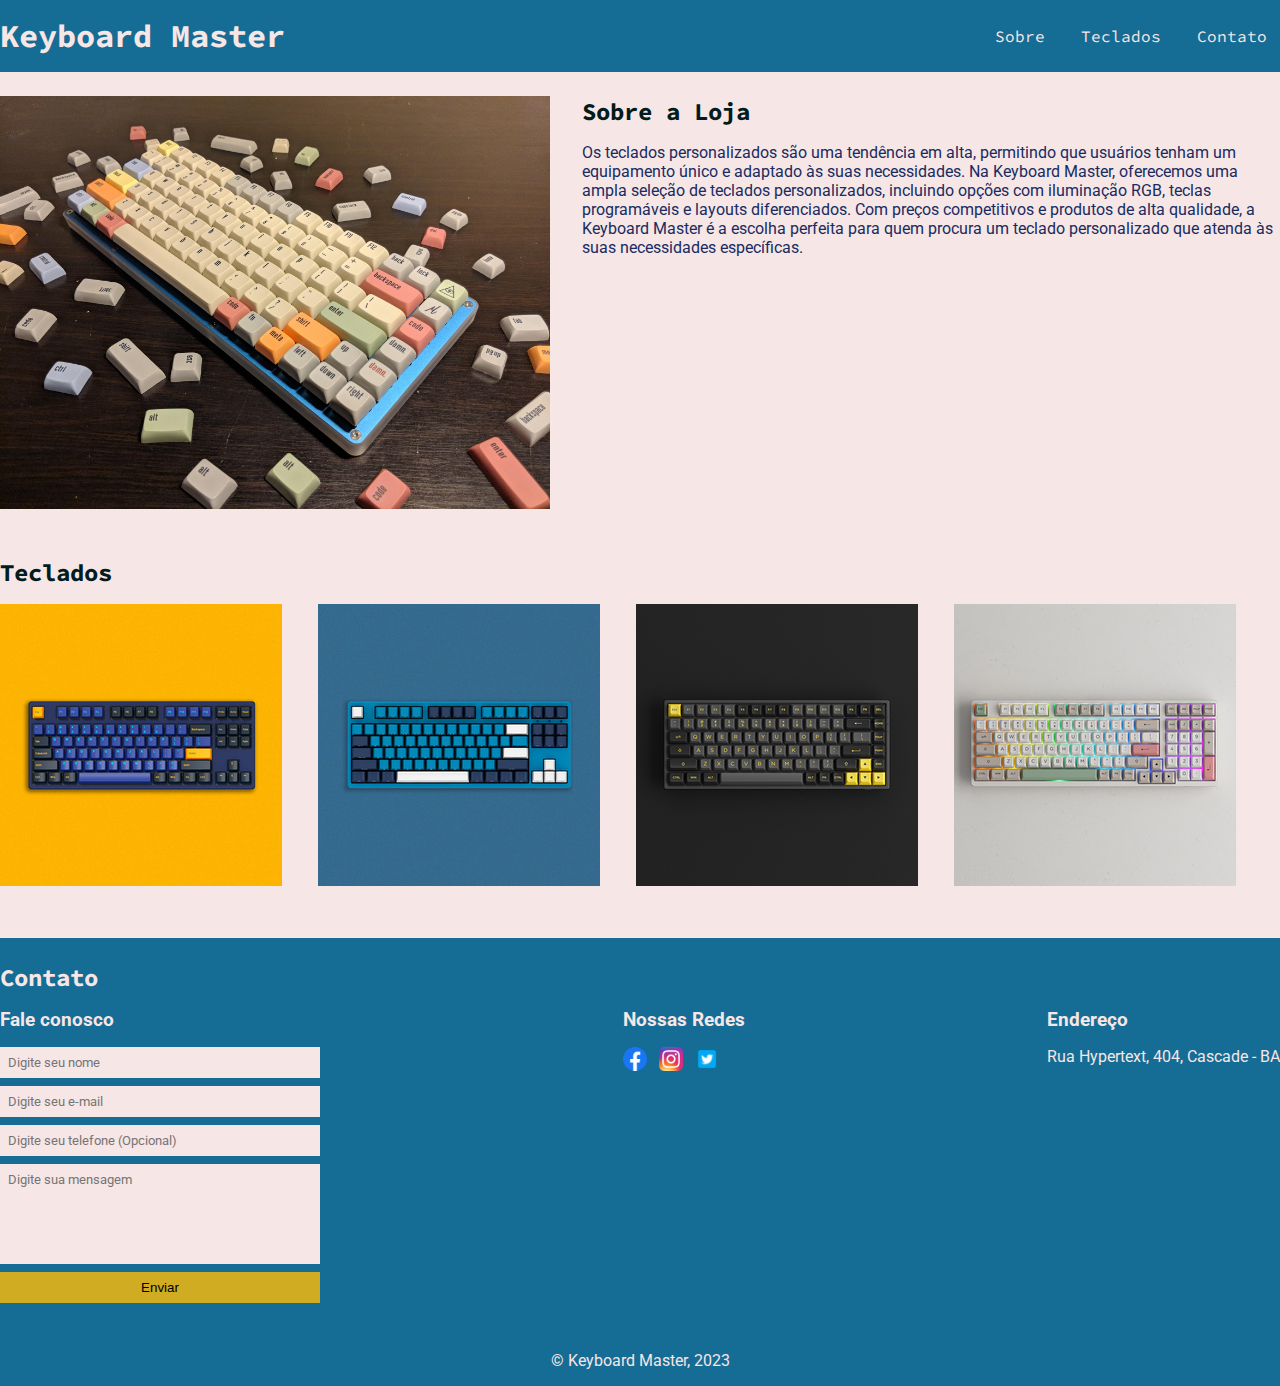
<file: index.html>
<!DOCTYPE html>
<html lang="pt-br">
<head>
    <meta charset="UTF-8">
    <meta http-equiv="X-UA-Compatible" content="IE=edge">
    <meta name="viewport" content="width=device-width, initial-scale=1.0">
    <title>Keyboard Master - Loja de Teclados Customizados</title>
    <link rel="stylesheet" href="./main.css">
    <link rel="preconnect" href="https://fonts.googleapis.com">
    <link rel="preconnect" href="https://fonts.googleapis.com">
    <link rel="preconnect" href="https://fonts.gstatic.com" crossorigin>
    <link href="https://fonts.googleapis.com/css2?family=Roboto&family=Source+Code+Pro:wght@700&display=swap" rel="stylesheet">
</head>
<body>
    <header>
        <div class="container">
            <h1>Keyboard Master</h1>
            <nav>
                <ul>
                    <li>
                        <a href="#sobre" title="Ir para a secao Sobre">Sobre</a>
                    </li>
                    <li>
                        <a href="#teclados" title="Ir para a secao de Teclados">Teclados</a>
                    </li>
                    <li>
                        <a href="#contato" title="Ir para a secao de Contato">Contato</a>
                    </li>
                </ul>
            </nav>
        </div>
    </header>

    <section id="sobre">
        <div class="container">
            <img class="keyboard-loja" src="imagens/keyboard.jpg" alt="Imagem com um teclado customizado">
            <div>
                <h2>Sobre a Loja</h2>
                <p>Os teclados personalizados são uma tendência em alta, permitindo que usuários tenham um equipamento único e adaptado às suas necessidades. 
                Na Keyboard Master, oferecemos uma ampla seleção de teclados personalizados, incluindo opções com iluminação RGB, teclas programáveis e layouts diferenciados. 
                Com preços competitivos e produtos de alta qualidade, a Keyboard Master é a escolha perfeita para quem procura um teclado personalizado que atenda às suas necessidades específicas.
                </p>
            </div>
        </div>
    </section>

    <section id="teclados">
        <div class="container">
            <h2>Teclados</h2>
            <a href="https://duckduckgo.com/?q=teclados+custom&t=newext&atb=v367-4&iax=images&ia=images" target="_blank"><img src="imagens/teclado1.png" alt="Imagem ilustrativa de um teclado customizado"></a>
            <a href="https://duckduckgo.com/?q=teclados+custom&t=newext&atb=v367-4&iax=images&ia=images" target="_blank"><img src="imagens/teclado2.png" alt="Imagem ilustrativa de um teclado customizado"></a>
            <a href="https://duckduckgo.com/?q=teclados+custom&t=newext&atb=v367-4&iax=images&ia=images" target="_blank"><img src="imagens/teclado3.png" alt="Imagem ilustrativa de um teclado customizado"></a>
            <a href="https://duckduckgo.com/?q=teclados+custom&t=newext&atb=v367-4&iax=images&ia=images" target="_blank"><img src="imagens/teclado4.png" alt="Imagem ilustrativa de um teclado customizado"></a>
        </div>
    </section>

    <section id="contato">
        <div class="container">
            <h2>Contato</h2>
            <div class="contact-methods">
                <div>
                    <h3>Fale conosco</h3>
                    <form>
                    <label for="nome"></label>
                    <input type="text" id="nome" placeholder="Digite seu nome" required>

                    <label for="email"></label>
                    <input type="email" id="email" placeholder="Digite seu e-mail" required>

                    <label for="tel"></label>
                    <input type="tel" id="tel" placeholder="Digite seu telefone (Opcional)" >

                    <label for="msg"></label>
                    <textarea id="msg" placeholder="Digite sua mensagem" required></textarea>

                    <button type="submit">Enviar</button>
                    </form>
                </div>

                <div>
                    <h3>Nossas Redes</h3>
                    <ul class="social-links">
                        <li>
                            <a href="https://pt-br.facebook.com/" target="_blank" title="Nos siga no Facebook">
                                <img src="imagens/facebook.png" alt="Logo do facebook">
                            </a>
                                
                        </li>
                        <li>
                            <a href="https://www.instagram.com/" target="_blank" title="Nos siga no Instagram">
                                <img src="imagens/instagram.png" alt="Logo do instagram">
                            </a>
                                
                        </li>
                        <li>
                            <a href="https://twitter.com/i/flow/login" target="_blank" title="Nos siga no Twitter">
                                <img src="imagens/twitter.png" alt="Logo do twitter">
                            </a>
                                
                        </li>
                    </ul>
                </div>
                <div>
                    <h3>Endereço</h3>
                    <p>Rua Hypertext, 404, Cascade - BA</p>
                </div>

            </div>
        </div>
    </section>

    <footer>
        <div class="container">
            &copy; Keyboard Master, 2023
        </div>
    </footer>
</body>
</html>
</file>
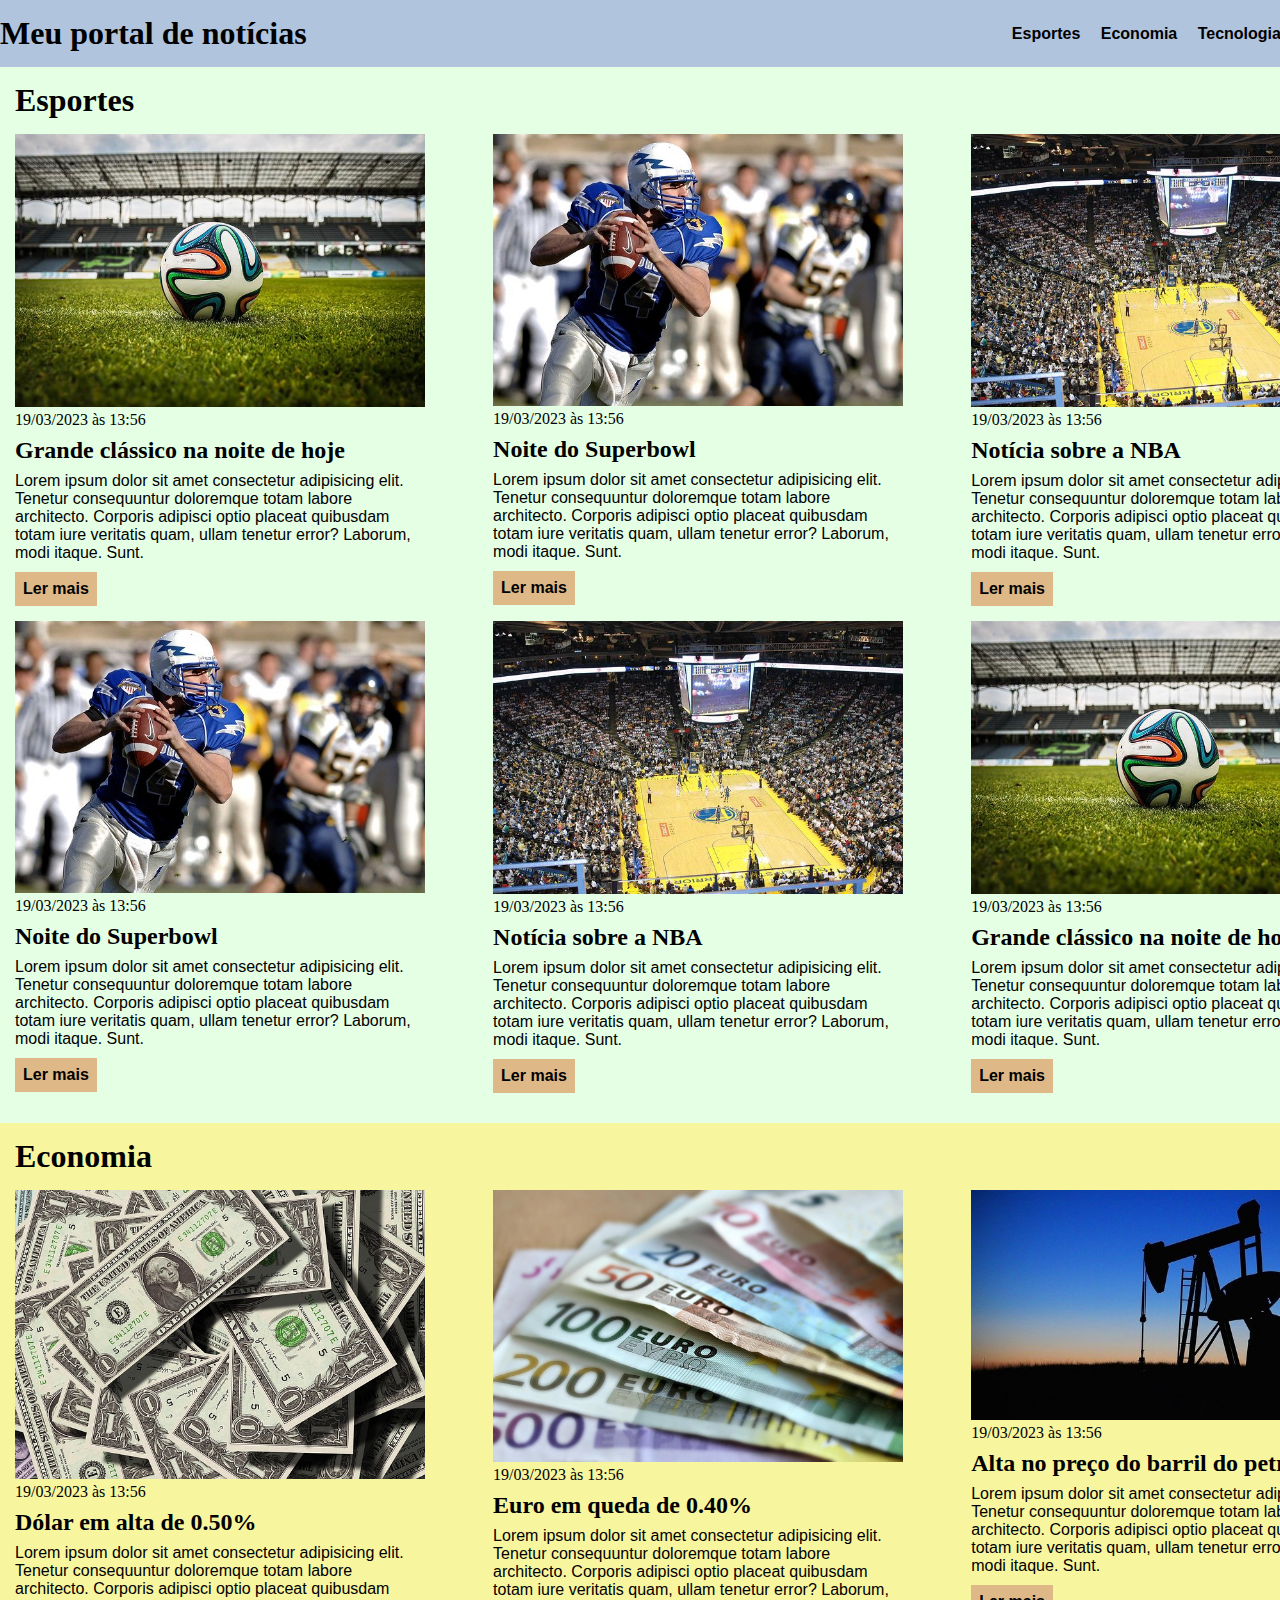
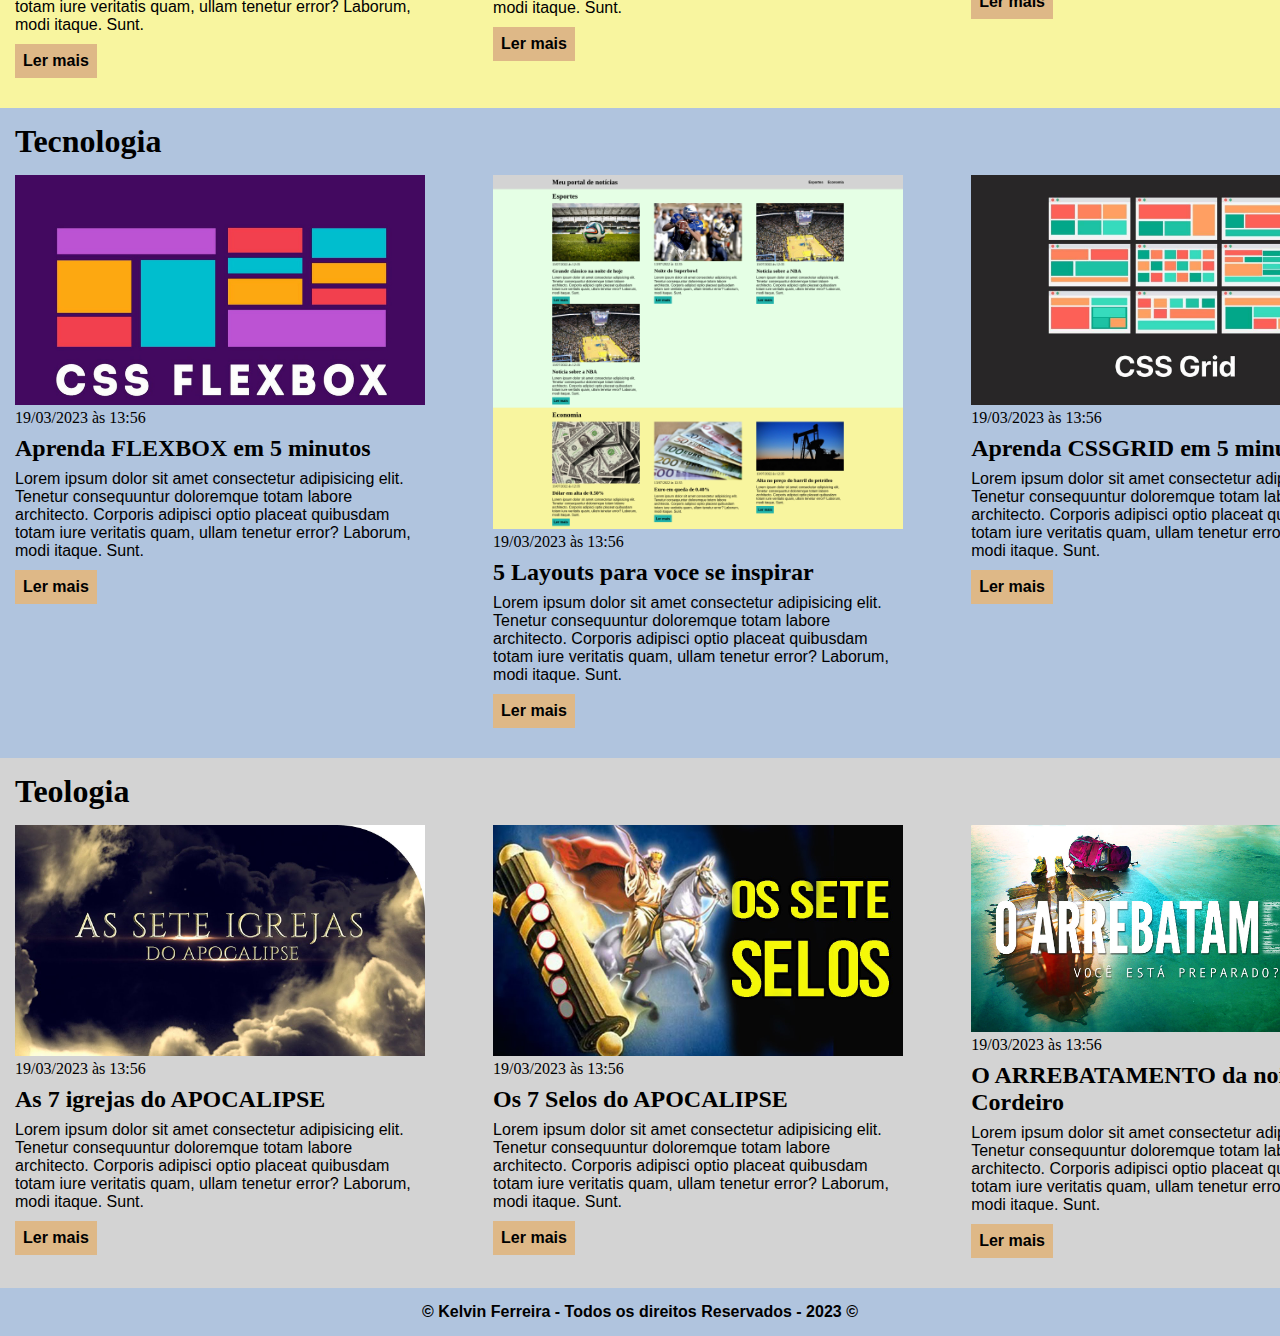
<file: ebac_css/index.html>
<!DOCTYPE html>
<html lang="pt-BR">
<head>
    <meta charset="UTF-8">
    <meta http-equiv="X-UA-Compatible" content="IE=edge">
    <meta name="viewport" content="width=device-width, initial-scale=1.0">
    <title>Meu portal de notícias</title>
    <link rel="stylesheet" href="./main.css" />
</head>
<body>

    <header>
        <div class="container">
            <h1>Meu portal de notícias</h1>
            <nav>
                <ul>
                    <li>
                        <a href="#sports" title="Ir para a seção de esportes">Esportes</a>
                    </li>
                    <li>
                        <a href="#economy" title="Ir para a seção de notícias">Economia</a>
                    </li>
                    <li>
                        <a href="#tecnologia" title="Ir para a seção de tecnologia">Tecnologia</a>
                    </li>
                    <li>
                        <a href="#teologia" title="Ir para a seção de teologia">Teologia</a>
                    </li>
                </ul>
            </nav>
        </div>
    </header>

    <section id="sports">
        <div class="container">
            <h2>Esportes</h2>
            <div class="articles">
                <article>
                    <img src="./imagens/futebol.jpg" alt="Bola de futebol no gramado" />
                    <header>
                        <time>19/03/2023 às 13:56</time>
                    </header>
                    <h3>Grande clássico na noite de hoje</h3>
                    <p>
                        Lorem ipsum dolor sit amet consectetur adipisicing elit. Tenetur consequuntur doloremque totam labore architecto. Corporis adipisci optio placeat quibusdam totam iure veritatis quam, ullam tenetur error? Laborum, modi itaque. Sunt.
                    </p>
                    <a href="#" title="Leia a notícia completa">Ler mais</a>
                </article>

                <article>
                    <img src="./imagens/futebol-americano.jpg" alt="Jogador de futebol americano correndo com a bola na mão" />
                    <header>
                        <time>19/03/2023 às 13:56</time>
                    </header>
                    <h3>Noite do Superbowl</h3>
                    <p>
                        Lorem ipsum dolor sit amet consectetur adipisicing elit. Tenetur consequuntur doloremque totam labore architecto. Corporis adipisci optio placeat quibusdam totam iure veritatis quam, ullam tenetur error? Laborum, modi itaque. Sunt.
                    </p>
                    <a href="#" title="Leia a notícia completa">Ler mais</a>
                </article>

                <article>
                    <img src="./imagens/basquete.jpg" title="Vista aérea de uma quadra de basquete" />
                    <header>
                        <time>19/03/2023 às 13:56</time>
                    </header>
                    <h3>Notícia sobre a NBA</h3>
                    <p>
                        Lorem ipsum dolor sit amet consectetur adipisicing elit. Tenetur consequuntur doloremque totam labore architecto. Corporis adipisci optio placeat quibusdam totam iure veritatis quam, ullam tenetur error? Laborum, modi itaque. Sunt.
                    </p>
                    <a href="#" title="Leia a notícia completa">Ler mais</a>
                </article>

                <article>
                    <img src="./imagens/futebol-americano.jpg" alt="Jogador de futebol americano correndo com a bola na mão" />
                    <header>
                        <time>19/03/2023 às 13:56</time>
                    </header>
                    <h3>Noite do Superbowl</h3>
                    <p>
                        Lorem ipsum dolor sit amet consectetur adipisicing elit. Tenetur consequuntur doloremque totam labore architecto. Corporis adipisci optio placeat quibusdam totam iure veritatis quam, ullam tenetur error? Laborum, modi itaque. Sunt.
                    </p>
                    <a href="#" title="Leia a notícia completa">Ler mais</a>
                </article>

                <article>
                    <img src="./imagens/basquete.jpg" title="Vista aérea de uma quadra de basquete" />
                    <header>
                        <time>19/03/2023 às 13:56</time>
                    </header>
                    <h3>Notícia sobre a NBA</h3>
                    <p>
                        Lorem ipsum dolor sit amet consectetur adipisicing elit. Tenetur consequuntur doloremque totam labore architecto. Corporis adipisci optio placeat quibusdam totam iure veritatis quam, ullam tenetur error? Laborum, modi itaque. Sunt.
                    </p>
                    <a href="#" title="Leia a notícia completa">Ler mais</a>
                </article>

                <article>
                    <img src="./imagens/futebol.jpg" alt="Bola de futebol no gramado" />
                    <header>
                        <time>19/03/2023 às 13:56</time>
                    </header>
                    <h3>Grande clássico na noite de hoje</h3>
                    <p>
                        Lorem ipsum dolor sit amet consectetur adipisicing elit. Tenetur consequuntur doloremque totam labore architecto. Corporis adipisci optio placeat quibusdam totam iure veritatis quam, ullam tenetur error? Laborum, modi itaque. Sunt.
                    </p>
                    <a href="#" title="Leia a notícia completa">Ler mais</a>
                <article>
            </div>
        </div>
    </section>

    <section id="economy">
        <div class="container">
            <h2>Economia</h2>
            <div class="articles">
                <article>
                    <img src="./imagens/dolares.jpg" alt="Muitos dólares" />
                    <header>
                        <time>19/03/2023 às 13:56</time>
                    </header>
                    <h3>Dólar em alta de 0.50%</h3>
                    <p>
                        Lorem ipsum dolor sit amet consectetur adipisicing elit. Tenetur consequuntur doloremque totam labore architecto. Corporis adipisci optio placeat quibusdam totam iure veritatis quam, ullam tenetur error? Laborum, modi itaque. Sunt.
                    </p>
                    <a href="#" title="Leia a notícia completa">Ler mais</a>
                </article>

                <article>
                    <img src="./imagens/euro.jpg" alt="Várias notas de euro" />
                    <header>
                        <time>19/03/2023 às 13:56</time>
                    </header>
                    <h3>Euro em queda de 0.40%</h3>
                    <p>
                        Lorem ipsum dolor sit amet consectetur adipisicing elit. Tenetur consequuntur doloremque totam labore architecto. Corporis adipisci optio placeat quibusdam totam iure veritatis quam, ullam tenetur error? Laborum, modi itaque. Sunt.
                    </p>
                    <a href="#" title="Leia a notícia completa">Ler mais</a>
                </article>

                <article>
                    <img src="./imagens/petroleo.jpg" alt="Extração de petróleo" />
                    <header>
                        <time>19/03/2023 às 13:56</time>
                    </header>
                    <h3>Alta no preço do barril do petróleo</h3>
                    <p>
                        Lorem ipsum dolor sit amet consectetur adipisicing elit. Tenetur consequuntur doloremque totam labore architecto. Corporis adipisci optio placeat quibusdam totam iure veritatis quam, ullam tenetur error? Laborum, modi itaque. Sunt.
                    </p>
                    <a href="#" title="Leia a notícia completa">Ler mais</a>
                </article>
            </div>
        </div>
    </section>

    <section id="tecnologia">
        <div class="container">
            <h2>Tecnologia</h2>
            <div class="articles">
                <article>
                    <img src="./imagens/css1.jpeg" alt="Tumb com uma imagem chamativa sobre flexbox" />
                    <header>
                        <time>19/03/2023 às 13:56</time>
                    </header>
                    <h3>Aprenda FLEXBOX em 5 minutos</h3>
                    <p>
                        Lorem ipsum dolor sit amet consectetur adipisicing elit. Tenetur consequuntur doloremque totam labore architecto. Corporis adipisci optio placeat quibusdam totam iure veritatis quam, ullam tenetur error? Laborum, modi itaque. Sunt.
                    </p>
                    <a href="#" title="Leia a notícia completa">Ler mais</a>
                </article>

                <article>
                    <img src="./imagens/layout3.png" alt="Tumb com um layout de um web site" />
                    <header>
                        <time>19/03/2023 às 13:56</time>
                    </header>
                    <h3>5 Layouts para voce se inspirar</h3>
                    <p>
                        Lorem ipsum dolor sit amet consectetur adipisicing elit. Tenetur consequuntur doloremque totam labore architecto. Corporis adipisci optio placeat quibusdam totam iure veritatis quam, ullam tenetur error? Laborum, modi itaque. Sunt.
                    </p>
                    <a href="#" title="Leia a notícia completa">Ler mais</a>
                </article>

                <article>
                    <img src="./imagens/cssgrid.jpg" title="Tumb com uma imagem chamativa sobre cssgrid" />
                    <header>
                        <time>19/03/2023 às 13:56</time>
                    </header>
                    <h3>Aprenda CSSGRID em 5 minutos</h3>
                    <p>
                        Lorem ipsum dolor sit amet consectetur adipisicing elit. Tenetur consequuntur doloremque totam labore architecto. Corporis adipisci optio placeat quibusdam totam iure veritatis quam, ullam tenetur error? Laborum, modi itaque. Sunt.
                    </p>
                    <a href="#" title="Leia a notícia completa">Ler mais</a>
                </article>
            </div>
        </div>
    </section>

    <section id="teologia">
        <div class="container">
            <h2>Teologia</h2>
            <div class="articles">
                <article>
                    <img src="./imagens/teo3.jpg" alt="Tumb com uma imagem chamativa sobre as 7 igrejas do apocalipse" />
                    <header>
                        <time>19/03/2023 às 13:56</time>
                    </header>
                    <h3>As 7 igrejas do APOCALIPSE</h3>
                    <p>
                        Lorem ipsum dolor sit amet consectetur adipisicing elit. Tenetur consequuntur doloremque totam labore architecto. Corporis adipisci optio placeat quibusdam totam iure veritatis quam, ullam tenetur error? Laborum, modi itaque. Sunt.
                    </p>
                    <a href="#" title="Leia a notícia completa">Ler mais</a>
                </article>

                <article>
                    <img src="./imagens/teo1.jpg" alt="Tumb com uma imagem chamativa sobre os 7 selos do apocalipse" />
                    <header>
                        <time>19/03/2023 às 13:56</time>
                    </header>
                    <h3>Os 7 Selos do APOCALIPSE</h3>
                    <p>
                        Lorem ipsum dolor sit amet consectetur adipisicing elit. Tenetur consequuntur doloremque totam labore architecto. Corporis adipisci optio placeat quibusdam totam iure veritatis quam, ullam tenetur error? Laborum, modi itaque. Sunt.
                    </p>
                    <a href="#" title="Leia a notícia completa">Ler mais</a>
                </article>

                <article>
                    <img src="./imagens/teo4.jpg" title="Tumb com uma imagem chamativa sobre o arrebatamento da noiva do cordeiro" />
                    <header>
                        <time>19/03/2023 às 13:56</time>
                    </header>
                    <h3>O ARREBATAMENTO da noiva do Cordeiro</h3>
                    <p>
                        Lorem ipsum dolor sit amet consectetur adipisicing elit. Tenetur consequuntur doloremque totam labore architecto. Corporis adipisci optio placeat quibusdam totam iure veritatis quam, ullam tenetur error? Laborum, modi itaque. Sunt.
                    </p>
                    <a href="#" title="Leia a notícia completa">Ler mais</a>
                </article>
            </div>
        </div>
    </section>
    <footer> &copy; Kelvin Ferreira - Todos os direitos Reservados - 2023 &copy; </footer>
</body>
</html>
</file>
<file: ebac_css/main.css>
* {
    box-sizing: border-box;
    margin: 0;
    padding: 0;
}

body > header {
    background-color: lightsteelblue;
    padding: 15px 0;
}

header .container {
    display: flex;
    align-items: center;
    justify-content: space-between;
}

header li {
    display: inline;
    font-family: Arial, Helvetica, sans-serif;
    font-weight: bold;
    margin-left: 16px;
}

header li a {
    color: black;
    text-decoration: none;
}

.container {
    width: 1366px;
    margin: 0 auto;
}

.articles {
    display: flex;
    justify-content: space-between;
    flex-wrap: wrap;
}

.articles article img {
    /*height: 180px;*/
    width: 100%;
}

.articles article {
    width: 30%;
}

section {
    padding: 15px;
}

section h2 {
    margin-bottom: 15px;
}

.articles article h3 {
    margin-top: 8px;
    margin-bottom: 8px;
}

.articles article a {
    background-color: lightgray;
    color:black;
    padding: 8px;
    display: inline-block;
    text-decoration: none;
    font-weight: bold;
    margin-top: 10px;
    margin-bottom: 15px;
}

.articles article a:hover {
    text-decoration: underline;
}

.articles article p,
.articles article a {
    font-family: Arial, Helvetica, sans-serif;
}

.articles article h3 {
    font-size: 24px;
}

.container h2 {
    font-size: 32px;
}

#sports {
    background-color: rgba(0, 255, 0, 0.1);
}

#sports .articles article a {
    background-color: burlywood;
}

#economy {
    background-color: #f8f59f;
}

#economy .articles article a {
    background-color: burlywood;
}

#tecnologia {
    background-color: lightsteelblue;
}

#tecnologia .articles article a {
    background-color: burlywood;
}

#teologia {
    background-color: lightgray;
}

#teologia .articles article a {
    background-color: burlywood;
}

footer {
    background-color: lightsteelblue;
    text-align: center;
    justify-content: space-between;
    padding: 15px 0;
    font-family: Arial, Helvetica, sans-serif;
    font-weight: bold;
}
</file>
<file: main.css>
/* Reset */
* {
    margin: 0;
    padding: 0;
    box-sizing: border-box;
}

body, input, textarea {
    background-color: #f7e6e6;
    font-family: 'Roboto', sans-serif;
}

header {
    background-color: #156c94;
    padding: 16px 0;
    color: #f7e6e6;
    font-family: 'Source Code Pro', monospace;
}

header nav li {
    display: inline;
    margin: 13px;
    font: 15px;
}

header nav li a {
    text-decoration: none;
    color: #f7e6e6;
}

.container {
    max-width: 1280px;
    width: 100%;
    margin: 0 auto;
}

header .container,
section .container {
    display: flex;
    align-items: center;
    justify-content: space-between;
}

#teclados .container {
    display: block;
    margin-bottom: 24px;
}

#teclados img {
    margin-right: 32px;
}

section .container {
    align-items: flex-start;
}

section {
    padding: 24px 0;
}

section h2 {
    color: #021b1d;
    font-family: 'Source Code Pro', monospace;
    margin-bottom: 16px;
}

section {
    color: #182c61;
}

section p {
    margin-bottom: 8px;
}

.keyboard-loja {
    margin-right: 32px;
    width: 550px;
}

.social-links img {
    height: 24px;
}

.social-links li {
    display: inline;
    margin-right: 8px;
}

.social-links li a {
    text-decoration: none;
}

#contato {
    background-color: #156c94;
}

#contato .container {
    display: block;
}

#contato .container h2 {
    color:#f7e6e6;
}

.contact-methods {
    display: flex;
    justify-content: space-between;
    color: #f7e6e6;
}


form input,
form textarea,
form button {
    display: block;
    width: 320px;
    margin-bottom: 8px;
    padding: 8px;
    border: none;
    cursor: pointer;
}

form textarea {
    resize: none;
    height: 100px;
}

section h3 {
    margin-bottom: 16px;
}

form button {
    background-color: #ffbc04cb;
}

form button:hover {
    background-color: #08d1f5cb;
}

input:focus, textarea:focus {
    outline-color: #ffbc04cb;
}

footer {
    background-color: #156c94;
    color:#f7e6e6;
    text-align: center;
    padding: 16px 0;
}
</file>
